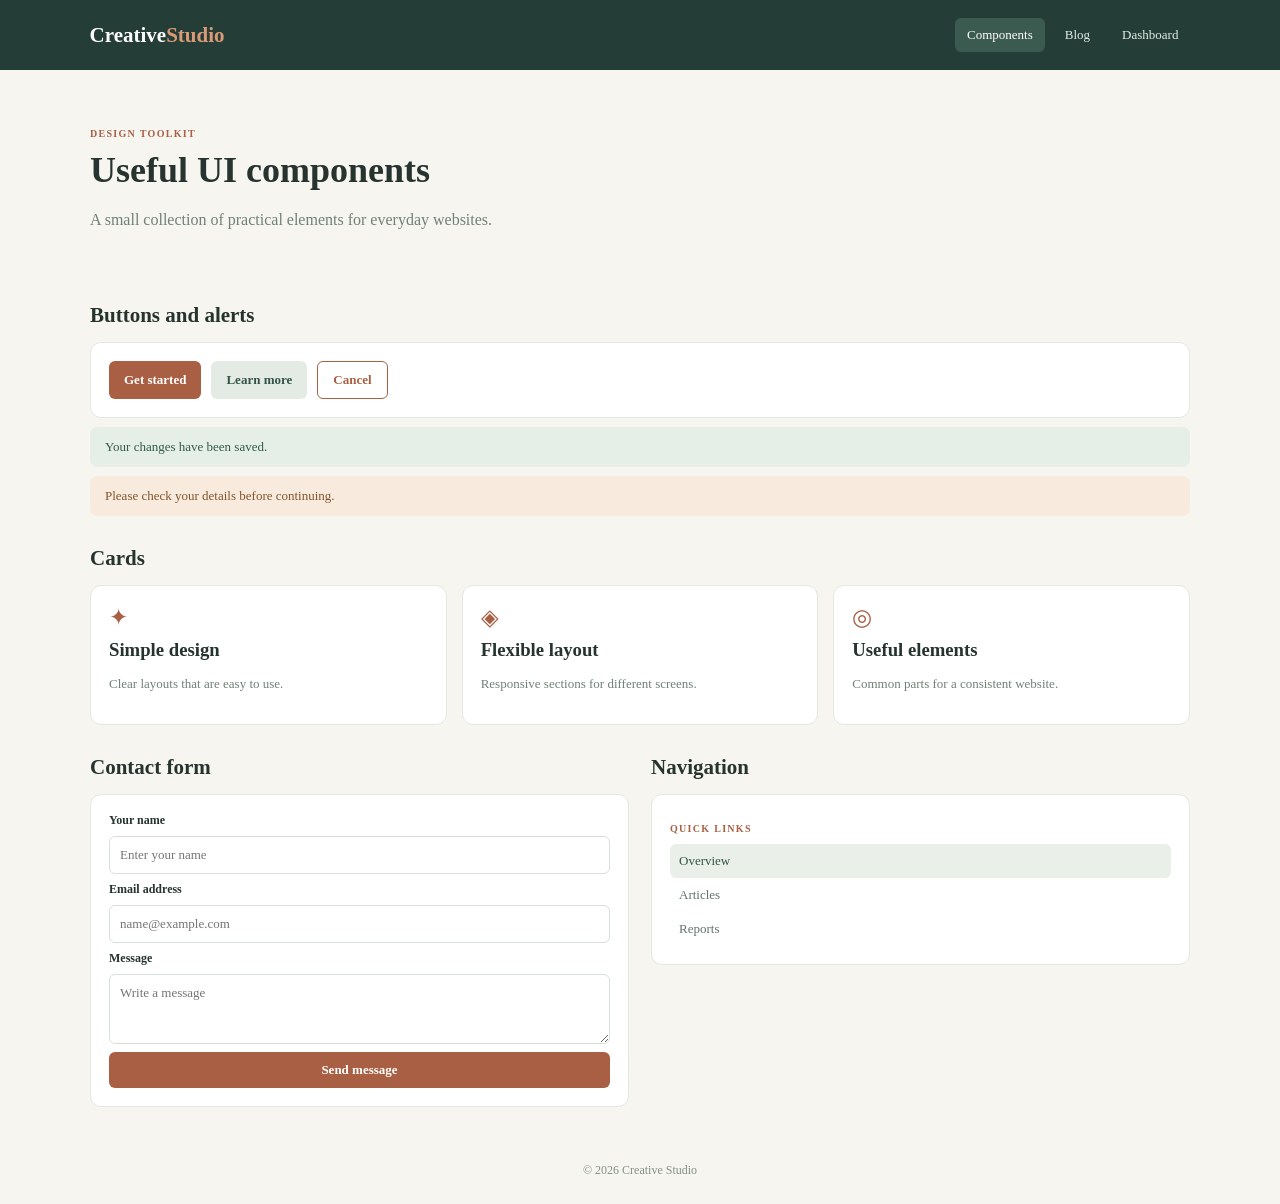
<file: index.html>
<!DOCTYPE html>
<html lang="en">
<head>
    <meta charset="UTF-8">
    <meta name="viewport" content="width=device-width, initial-scale=1.0">
    <title>UI Components | Creative Studio</title>
    <link rel="stylesheet" href="ui-components.css">
</head>
<body>
    <header class="topbar">
        <a class="brand" href="index.html">Creative<span>Studio</span></a>
        <nav>
            <a class="active" href="index.html">Components</a>
            <a href="blog.html">Blog</a>
            <a href="dashboard.html">Dashboard</a>
        </nav>
    </header>

    <main class="container">
        <section class="intro">
            <p class="eyebrow">DESIGN TOOLKIT</p>
            <h1>Useful UI components</h1>
            <p>A small collection of practical elements for everyday websites.</p>
        </section>

        <section class="section">
            <h2>Buttons and alerts</h2>
            <div class="panel button-row">
                <button class="button primary">Get started</button>
                <button class="button secondary">Learn more</button>
                <button class="button outline">Cancel</button>
            </div>
            <div class="alert success">Your changes have been saved.</div>
            <div class="alert warning">Please check your details before continuing.</div>
        </section>

        <section class="section">
            <h2>Cards</h2>
            <div class="card-grid">
                <article class="panel mini-card">
                    <span class="card-icon">✦</span>
                    <h3>Simple design</h3>
                    <p>Clear layouts that are easy to use.</p>
                </article>
                <article class="panel mini-card">
                    <span class="card-icon">◈</span>
                    <h3>Flexible layout</h3>
                    <p>Responsive sections for different screens.</p>
                </article>
                <article class="panel mini-card">
                    <span class="card-icon">◎</span>
                    <h3>Useful elements</h3>
                    <p>Common parts for a consistent website.</p>
                </article>
            </div>
        </section>

        <section class="section two-columns">
            <div>
                <h2>Contact form</h2>
                <form class="panel form-panel">
                    <label for="name">Your name</label>
                    <input id="name" type="text" placeholder="Enter your name">
                    <label for="email">Email address</label>
                    <input id="email" type="email" placeholder="name@example.com">
                    <label for="message">Message</label>
                    <textarea id="message" rows="3" placeholder="Write a message"></textarea>
                    <button class="button primary" type="button">Send message</button>
                </form>
            </div>
            <div>
                <h2>Navigation</h2>
                <div class="panel">
                    <p class="small-label">QUICK LINKS</p>
                    <a class="menu-link selected" href="index.html">Overview</a>
                    <a class="menu-link" href="blog.html">Articles</a>
                    <a class="menu-link" href="dashboard.html">Reports</a>
                </div>
            </div>
        </section>

        <footer>© 2026 Creative Studio</footer>
    </main>
</body>
</html>
</file>
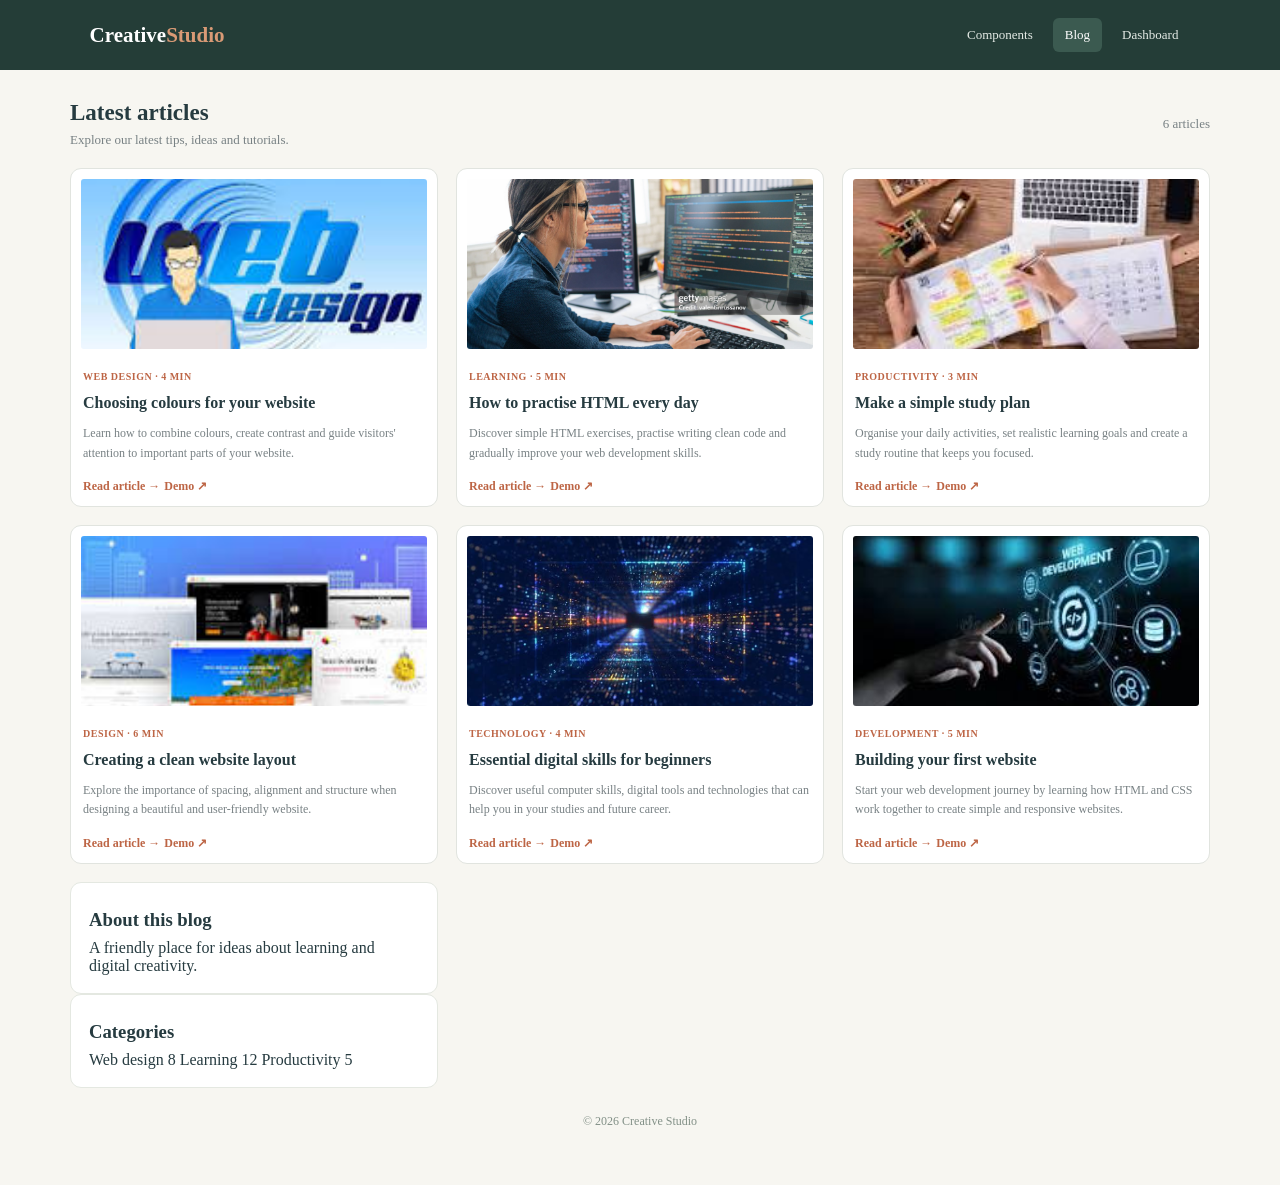
<file: blog.html>
<!DOCTYPE html>
<html lang="en">

<head>
    <meta charset="UTF-8">
    <meta name="viewport" content="width=device-width, initial-scale=1.0">
    <title>Blog | Creative Studio</title>
    <link rel="stylesheet" href="ui-components.css">
    <link rel="stylesheet" href="blog.css">
</head>

<body>

    <header class="topbar">
        <a class="brand" href="index.html">Creative<span>Studio</span></a>
        <nav>
            <a href="index.html">Components</a>
            <a class="active" href="blog.html">Blog</a>
            <a href="dashboard.html">Dashboard</a>
        </nav>
    </header>
    <main class="articles">

        <!-- Section Heading -->
        <div class="section-heading">
            <div>
                <h2>Latest articles</h2>
                <p>Explore our latest tips, ideas and tutorials.</p>
            </div>

            <span>6 articles</span>
        </div>


        <!-- Articles Grid -->
        <div class="article-grid">

            <!-- Article 1 -->
            <article class="article-card">

                <div class="article-art">
                    <img src="./images/webdesign.jpeg" class="article-art-bg-image" alt="Website color design">
                </div>

                <div class="article-copy">
                    <p class="category">WEB DESIGN · 4 MIN</p>

                    <h3>Choosing colours for your website</h3>

                    <p>
                        Learn how to combine colours, create contrast
                        and guide visitors' attention to important
                        parts of your website.
                    </p>

                   <div class="article-links">
                        <a href="#">Read article →</a>
                        <a href="#" class="demo-link">Demo ↗</a>
                        </div>
                </div>

            </article>


            <!-- Article 2 -->
            <article class="article-card">

                <div class="article-art">
                    <img src="./images/HTML-learning.jpg" class="article-art-bg-image" alt="HTML coding">
                </div>

                <div class="article-copy">
                    <p class="category">LEARNING · 5 MIN</p>

                    <h3>How to practise HTML every day</h3>

                    <p>
                        Discover simple HTML exercises, practise
                        writing clean code and gradually improve
                        your web development skills.
                    </p>

                   <div class="article-links">
                        <a href="#">Read article →</a>
                        <a href="#" class="demo-link">Demo ↗</a>
                        </div>
                </div>

            </article>


            <!-- Article 3 -->
            <article class="article-card">

                <div class="article-art">
                    <img src="./images/Study-plan.jpeg" class="article-art-bg-image" alt="Study planning">
                </div>

                <div class="article-copy">
                    <p class="category">PRODUCTIVITY · 3 MIN</p>

                    <h3>Make a simple study plan</h3>

                    <p>
                        Organise your daily activities, set realistic
                        learning goals and create a study routine
                        that keeps you focused.
                    </p>

                   <div class="article-links">
                        <a href="#">Read article →</a>
                        <a href="#" class="demo-link">Demo ↗</a>
                    </div>
                </div>

            </article>


            <!-- Article 4 -->
            <article class="article-card">

                <div class="article-art">
                    <img src="./images/website layout design.jpeg" class="article-art-bg-image" alt="Website layout design">
                </div>

                <div class="article-copy">
                    <p class="category">DESIGN · 6 MIN</p>

                    <h3>Creating a clean website layout</h3>

                    <p>
                        Explore the importance of spacing, alignment
                        and structure when designing a beautiful
                        and user-friendly website.
                    </p>

                    <div class="article-links">
                        <a href="#">Read article →</a>
                        <a href="#" class="demo-link">Demo ↗</a>
                    </div>
                </div>

            </article>


            <!-- Article 5 -->
            <article class="article-card">

                <div class="article-art">
                    <img src="./images/digital technology.jpeg" class="article-art-bg-image" alt="Digital technology">
                </div>

                <div class="article-copy">
                    <p class="category">TECHNOLOGY · 4 MIN</p>

                    <h3>Essential digital skills for beginners</h3>

                    <p>
                        Discover useful computer skills, digital
                        tools and technologies that can help you
                        in your studies and future career.
                    </p>

                    <div class="article-links">
                        <a href="#">Read article →</a>
                        <a href="#" class="demo-link">Demo ↗</a>
                    </div>
                </div>

            </article>


            <!-- Article 6 -->
            <article class="article-card">

                <div class="article-art">
                    <img src="./images/Web development.jpeg" class="article-art-bg-image" alt="Web development">
                </div>

                <div class="article-copy">
                    <p class="category">DEVELOPMENT · 5 MIN</p>

                    <h3>Building your first website</h3>

                    <p>
                        Start your web development journey by
                        learning how HTML and CSS work together
                        to create simple and responsive websites.
                    </p>

                    <div class="article-links">
                        <a href="#">Read article →</a>
                        <a href="#" class="demo-link">Demo ↗</a>
                    </div>

            </article>
            <aside class="sidebar">
                <div class="side-box">
                    <h3>About this blog</h3>
                    <p>A friendly place for ideas about learning and digital creativity.</p>
                </div>
                <div class="side-box">
                    <h3>Categories</h3>
                    <a href="#">Web design <span>8</span></a>
                    <a href="#">Learning <span>12</span></a>
                    <a href="#">Productivity <span>5</span></a>
                </div>
            </aside>
        </div>
        
        </div>
    <footer>© 2026 Creative Studio</footer>
    </main>

</body>

</html>
</file>
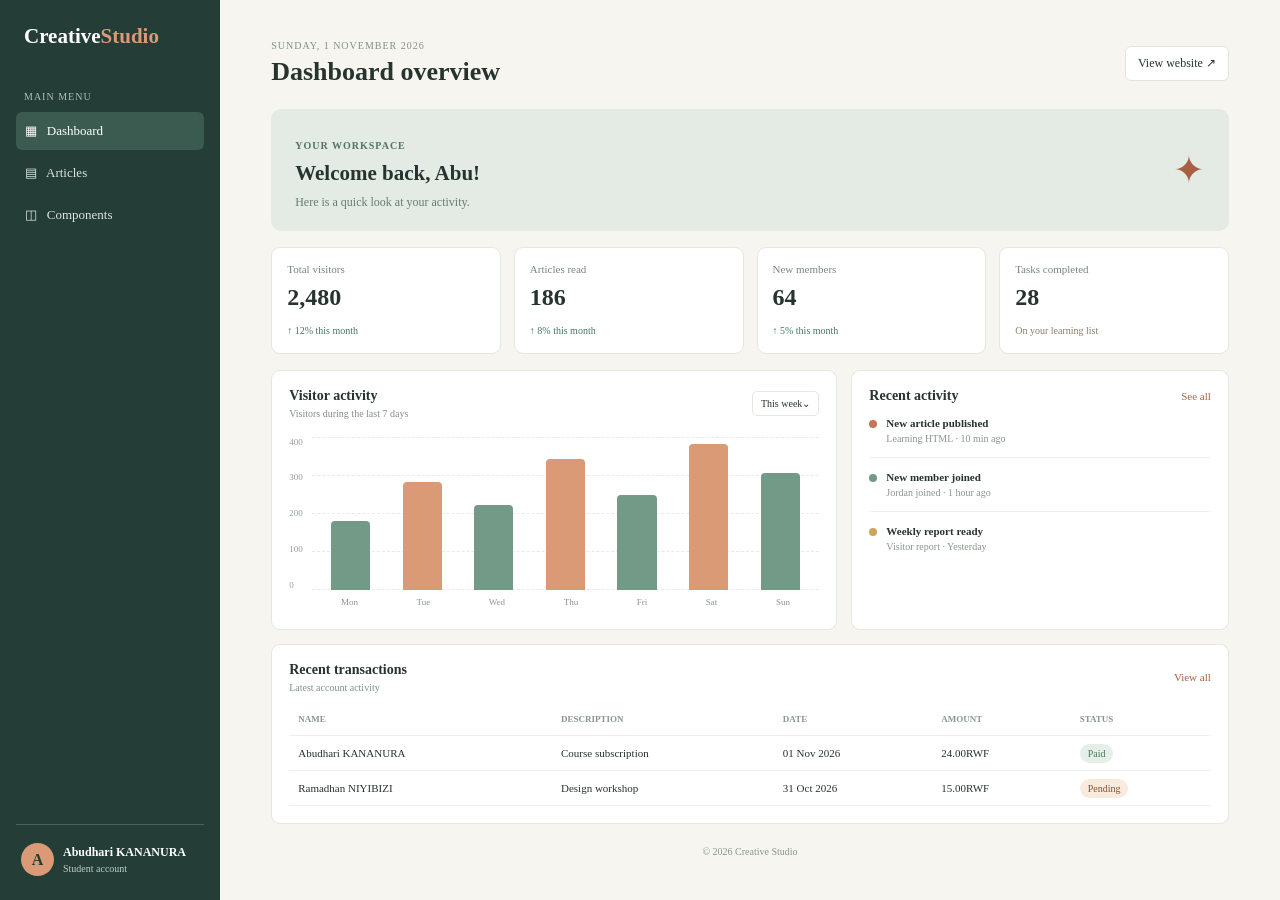
<file: dashboard.html>
<!DOCTYPE html>
<html lang="en">

<head>
    <meta charset="UTF-8">
    <meta name="viewport" content="width=device-width, initial-scale=1.0">
    <title>Dashboard | Creative Studio</title>
    <link rel="stylesheet" href="ui-components.css">
    <link rel="stylesheet" href="dashboard.css">
</head>

<body>
    <div class="dashboard-layout">
        <aside class="sidebar">
            <a class="brand" href="index.html">Creative<span>Studio</span></a>
            <p class="menu-title">MAIN MENU</p>
            <a class="side-link selected" href="dashboard.html">▦ &nbsp; Dashboard</a>
            <a class="side-link" href="blog.html">▤ &nbsp; Articles</a>
            <a class="side-link" href="index.html">◫ &nbsp; Components</a>
            <div class="profile">
                <div class="avatar">A</div>
                <div><strong>Abudhari KANANURA</strong><small>Student account</small></div>
            </div>
        </aside>

        <main class="main-content">
            <header class="header">
                <div>
                    <p class="overline">SUNDAY, 1 NOVEMBER 2026</p>
                    <h1>Dashboard overview</h1>
                </div>
                <a class="view-site" href="index.html">View website ↗</a>
            </header>

            <section class="welcome">
                <div>
                    <p>YOUR WORKSPACE</p>
                    <h2>Welcome back, Abu!</h2>
                    <span>Here is a quick look at your activity.</span>
                </div>
                <div class="welcome-mark">✦</div>
            </section>

            <section class="stats-grid">
                <article class="stat-card">
                    <p>Total visitors</p>
                    <h2>2,480</h2><span class="positive">↑ 12% this month</span>
                </article>
                <article class="stat-card">
                    <p>Articles read</p>
                    <h2>186</h2><span class="positive">↑ 8% this month</span>
                </article>
                <article class="stat-card">
                    <p>New members</p>
                    <h2>64</h2><span class="positive">↑ 5% this month</span>
                </article>
                <article class="stat-card">
                    <p>Tasks completed</p>
                    <h2>28</h2><span class="neutral">On your learning list</span>
                </article>
            </section>

            <section class="dashboard-grid">
                <article class="box analytics">
                    <div class="box-heading">
                        <div>
                            <h3>Visitor activity</h3>
                            <p>Visitors during the last 7 days</p>
                        </div>
                        <span class="period">This week⌄</span>
                    </div>
                    <div class="chart">
                        <div class="y-labels">
                            <span>400</span><span>300</span><span>200</span><span>100</span><span>0</span>
                        </div>
                        <div class="chart-area">
                            <div class="grid-lines"><i></i><i></i><i></i><i></i><i></i></div>
                            <div class="bars">
                                <div style="height:45%"></div>
                                <div style="height:70%"></div>
                                <div style="height:55%"></div>
                                <div style="height:85%"></div>
                                <div style="height:62%"></div>
                                <div style="height:95%"></div>
                                <div style="height:76%"></div>
                            </div>
                            <div class="days">
                                <span>Mon</span><span>Tue</span><span>Wed</span><span>Thu</span><span>Fri</span><span>Sat</span><span>Sun</span>
                            </div>
                        </div>
                    </div>
                </article>

                <article class="box activity">
                    <div class="box-heading">
                        <h3>Recent activity</h3><a href="#">See all</a>
                    </div>
                    <div class="activity-item"><span class="dot coral"></span>
                        <div><strong>New article published</strong><small>Learning HTML · 10 min ago</small></div>
                    </div>
                    <div class="activity-item"><span class="dot green"></span>
                        <div><strong>New member joined</strong><small>Jordan joined · 1 hour ago</small></div>
                    </div>
                    <div class="activity-item"><span class="dot gold"></span>
                        <div><strong>Weekly report ready</strong><small>Visitor report · Yesterday</small></div>
                    </div>
                </article>
            </section>

            <section class="box transactions">
                <div class="box-heading">
                    <div>
                        <h3>Recent transactions</h3>
                        <p>Latest account activity</p>
                    </div><a href="#">View all</a>
                </div>
                <div class="table-wrap">
                    <table>
                        <tr>
                            <th>NAME</th>
                            <th>DESCRIPTION</th>
                            <th>DATE</th>
                            <th>AMOUNT</th>
                            <th>STATUS</th>
                        </tr>
                        <tr>
                            <td>Abudhari KANANURA</td>
                            <td>Course subscription</td>
                            <td>01 Nov 2026</td>
                            <td>24.00RWF</td>
                            <td><span class="paid">Paid</span></td>
                        </tr>
                        <tr>
                            <td>Ramadhan NIYIBIZI</td>
                            <td>Design workshop</td>
                            <td>31 Oct 2026</td>
                            <td>15.00RWF</td>
                            <td><span class="pending">Pending</span></td>
                        </tr>
                    </table>
                </div>
            </section>
            <footer>© 2026 Creative Studio</footer>
        </main>
    </div>
</body>

</html>
</file>
<file: ui-components.css>
/* Shared styles */
* {
    box-sizing: border-box;
}

body {
    margin: 0;
    font-family: "Poppins";
    background: #F6F5F0;
    color: #26332F;
}

a {
    color: inherit;
    text-decoration: none;
}

.topbar {
    display: flex;
    justify-content: space-between;
    align-items: center;
    gap: 16px;
    flex-wrap: wrap;
    padding: 18px 7%;
    background: #243D37;
    color: #fff;
}

.brand {
    font-size: 21px;
    font-weight: 700;
}

.brand span {
    color: #D99A75;
}

nav {
    display: flex;
    gap: 8px;
    flex-wrap: wrap;
}

nav a {
    padding: 9px 12px;
    border-radius: 6px;
    color: #E5EBE6;
    font-size: 13px;
}

nav a:hover,
nav a.active {
    background: #3B5A50;
    color: #fff;
}

.container {
    width: 86%;
    max-width: 1100px;
    margin: auto;
}

.intro {
    padding: 48px 0 24px;
}

.eyebrow,
.small-label {
    color: #A85F43;
    font-size: 10px;
    font-weight: 700;
    letter-spacing: 1.3px;
}

h1 {
    margin: 8px 0;
    font-size: 36px;
}

h2 {
    margin: 0 0 14px;
    font-size: 21px;
}

h3 {
    margin: 8px 0;
}

.intro p:last-child,
.muted {
    color: #718078;
    line-height: 1.6;
}

.section {
    margin: 30px 0;
}

.panel,
.mini-card,
.side-box {
    background: #fff;
    border: 1px solid #E4E8E1;
    border-radius: 11px;
    padding: 18px;
}

.button-row {
    display: flex;
    gap: 10px;
    flex-wrap: wrap;
}

.button,
.subscribe {
    border: 0;
    border-radius: 6px;
    padding: 10px 15px;
    font: inherit;
    font-size: 13px;
    font-weight: 600;
    cursor: pointer;
}

.primary,
.subscribe {
    background: #A85F43;
    color: #fff;
}

.secondary {
    background: #E3EBE4;
    color: #315448;
}

.outline {
    background: #fff;
    border: 1px solid #A85F43;
    color: #A85F43;
}

.alert {
    padding: 12px 15px;
    margin: 9px 0;
    border-radius: 7px;
    font-size: 13px;
}

.success {
    background: #E6EFE7;
    color: #315B47;
}

.warning {
    background: #F8EBDD;
    color: #80552E;
}

.card-grid {
    display: grid;
    grid-template-columns: repeat(3, 1fr);
    gap: 15px;
}

.mini-card p {
    color: #718078;
    line-height: 1.5;
    font-size: 13px;
}

.card-icon {
    color: #A85F43;
    font-size: 23px;
}

.two-columns {
    display: grid;
    grid-template-columns: 1fr 1fr;
    gap: 22px;
}

.form-panel {
    display: flex;
    flex-direction: column;
    gap: 8px;
}

label {
    font-size: 12px;
    font-weight: 600;
}

input,
textarea {
    width: 100%;
    padding: 10px;
    border: 1px solid #D9E0D9;
    border-radius: 6px;
    background: #fff;
    font: inherit;
    font-size: 13px;
}

.menu-link {
    display: block;
    padding: 9px;
    border-radius: 6px;
    color: #64736B;
    font-size: 13px;
}

.menu-link:hover,
.menu-link.selected {
    background: #EAF0E9;
    color: #315448;
}

.page-label {
    margin-top: 20px;
}

.pagination {
    display: flex;
    gap: 7px;
    margin-top: 20px;
}

.pagination a {
    padding: 7px 10px;
    border: 1px solid #E0E5DE;
    border-radius: 5px;
    font-size: 12px;
}

.pagination .current {
    background: #A85F43;
    color: #fff;
    border-color: #A85F43;
}

.table-wrap {
    overflow-x: auto;
}

table {
    width: 100%;
    border-collapse: collapse;
    text-align: left;
}

th,
td {
    padding: 11px;
    border-bottom: 1px solid #EDF0EB;
    font-size: 12px;
}

th {
    color: #748078;
    font-size: 10px;
}

.status {
    padding: 4px 8px;
    border-radius: 20px;
    background: #E6EFE7;
    color: #315B47;
    font-size: 11px;
}

footer {
    padding: 26px 0;
    color: #829087;
    font-size: 12px;
    text-align: center;
}

@media (max-width: 700px) {
    .container {
        width: 90%;
    }

    .card-grid,
    .two-columns {
        grid-template-columns: 1fr;
    }

    h1 {
        font-size: 29px;
    }
}
</file>
<file: blog.css>
/* General Styling */
* {
    margin: 0;
    padding: 0;
    box-sizing: border-box;
}

body {
    font-family: "poppins";
    background: #f7f6f1;
    color: #263b40;
}


/* Main Articles Section */
.articles {
    max-width: 1200px;
    margin: auto;
    padding: 30px;
}


/* Section Heading */
.section-heading {
    display: flex;
    justify-content: space-between;
    align-items: center;
    margin-bottom: 20px;
}

.section-heading h2 {
    font-size: 23px;
    margin-bottom: 6px;
}

.section-heading p {
    color: #788184;
    font-size: 13px;
}

.section-heading span {
    color: #788184;
    font-size: 13px;
}


/* Articles Grid */
.article-grid {
    display: grid;
    grid-template-columns: repeat(3, minmax(0, 1fr));
    gap: 18px;
}


/* Article Card */
.article-card {
    background: #ffffff;
    border: 1px solid #e1e4df;
    border-radius: 11px;
    overflow: hidden;
    transition: 0.3s;
}

.article-card:hover {
    transform: translateY(-4px);
    box-shadow: 0 8px 20px rgba(0, 0, 0, 0.07);
}


/* Article Images */
.article-art {
    width: 100%;
    height: 190px;
    padding: 10px;
}

.article-art-bg-image {
    width: 100%;
    height: 100%;
    object-fit: cover;
    border-radius: 3px;
}


/* Article Text */
.article-copy {
    padding: 12px;
}

.category {
    color: #bd6545;
    font-size: 10px;
    font-weight: bold;
    margin-bottom: 10px;
    letter-spacing: 0.5px;
}

.article-copy h3 {
    font-size: 16px;
    margin-bottom: 10px;
    line-height: 1.4;
}

.article-copy>p:not(.category) {
    color: #788184;
    font-size: 12px;
    line-height: 1.6;
    margin-bottom: 13px;
}

.article-copy a {
    color: #bd6545;
    font-size: 12px;
    font-weight: bold;
    text-decoration: none;
}

.article-copy a:hover {
    color: #263b40;
}

.sidebox {
    display: flex;
    flex-direction: column;
    gap: 12px;
}

/* Tablet Screens */
@media (max-width: 800px) {
    .articles {
        padding: 20px;
    }

    .article-grid {
        grid-template-columns: repeat(3, minmax(0, 1fr));
        gap: 12px;
    }

    .article-art {
        height: 150px;
    }

    .article-copy {
        padding: 10px;
    }

    .article-copy h3 {
        font-size: 14px;
    }
}


/* Mobile Screens */
@media (max-width: 550px) {
    .article-grid {
        grid-template-columns: repeat(2, minmax(0, 1fr));
    }
}


/* Very Small Screens */
@media (max-width: 380px) {
    .article-grid {
        grid-template-columns: 1fr;
    }
}
</file>
<file: dashboard.css>
/* Dashboard page */
.dashboard-layout {
    display: flex;
    min-height: 100vh;
}

.sidebar {
    width: 220px;
    padding: 24px 16px;
    background: #243D37;
    color: #fff;
    display: flex;
    flex-direction: column;
    flex-shrink: 0;
}

.sidebar .brand {
    padding: 0 8px 28px;
}

.menu-title {
    margin: 14px 8px 8px;
    color: #AFC1B5;
    font-size: 10px;
    letter-spacing: 1px;
}

.side-link {
    padding: 11px 9px;
    margin: 2px 0;
    border-radius: 6px;
    color: #DCE6DF;
    font-size: 13px;
}

.side-link:hover,
.side-link.selected {
    background: #3B5A50;
    color: #fff;
}

.profile {
    display: flex;
    align-items: center;
    gap: 9px;
    margin-top: auto;
    padding: 18px 5px 0;
    border-top: 1px solid #49645A;
}

.avatar {
    width: 33px;
    height: 33px;
    display: grid;
    place-items: center;
    border-radius: 50%;
    background: #D99A75;
    color: #243D37;
    font-weight: 700;
}

.profile strong,
.profile small {
    display: block;
}

.profile strong {
    font-size: 12px;
}

.profile small {
    margin-top: 3px;
    color: #BFCFC5;
    font-size: 10px;
}

.main-content {
    flex: 1;
    min-width: 0;
    max-width: 1500px;
    margin: auto;
    padding: 28px 4%;
}

.header,
.box-heading {
    display: flex;
    justify-content: space-between;
    align-items: center;
    gap: 12px;
}

.header {
    margin-bottom: 22px;
}

.overline {
    margin: 0;
    color: #829087;
    font-size: 10px;
    letter-spacing: 1px;
}

.header h1 {
    margin: 6px 0 0;
    font-size: 26px;
}

.view-site {
    padding: 9px 12px;
    border: 1px solid #E0E6DF;
    border-radius: 6px;
    background: #fff;
    font-size: 12px;
}

.welcome {
    display: flex;
    justify-content: space-between;
    align-items: center;
    padding: 21px 24px;
    border-radius: 10px;
    background: #E3EBE4;
}

.welcome p {
    color: #527365;
    font-size: 10px;
    letter-spacing: 1px;
    font-weight: 700;
}

.welcome h2 {
    margin: 6px 0;
    font-size: 21px;
}

.welcome span {
    color: #687C70;
    font-size: 12px;
}

.welcome-mark {
    color: #A85F43;
    font-size: 38px;
}

.stats-grid {
    display: grid;
    grid-template-columns: repeat(4, 1fr);
    gap: 13px;
    margin: 16px 0;
}

.stat-card,
.box {
    background: #fff;
    border: 1px solid #E4E8E1;
    border-radius: 9px;
}

.stat-card {
    padding: 15px;
}

.stat-card p {
    margin: 0;
    color: #78877E;
    font-size: 11px;
}

.stat-card h2 {
    margin: 9px 0;
    font-size: 24px;
}

.positive,
.neutral {
    color: #47785E;
    font-size: 10px;
}

.neutral {
    color: #8A806B;
}

.dashboard-grid {
    display: grid;
    grid-template-columns: 1.5fr 1fr;
    gap: 14px;
}

.box {
    padding: 17px;
}

.box-heading h3 {
    margin: 0;
    font-size: 14px;
}

.box-heading p {
    margin: 4px 0 0;
    color: #829087;
    font-size: 10px;
}

.box-heading a {
    color: #A85F43;
    font-size: 11px;
}

.period {
    padding: 6px 8px;
    border: 1px solid #E3E8E1;
    border-radius: 5px;
    font-size: 10px;
}

.chart {
    display: flex;
    height: 175px;
    margin-top: 18px;
}

.y-labels {
    display: flex;
    flex-direction: column;
    justify-content: space-between;
    padding: 0 9px 22px 0;
    color: #95A097;
    font-size: 9px;
}

.chart-area {
    position: relative;
    flex: 1;
    display: flex;
    flex-direction: column;
}

.grid-lines {
    position: absolute;
    inset: 0 0 22px;
    display: flex;
    flex-direction: column;
    justify-content: space-between;
}

.grid-lines i {
    border-top: 1px dashed #E6EBE5;
}

.bars {
    position: relative;
    flex: 1;
    display: flex;
    align-items: end;
    justify-content: space-around;
    gap: 10px;
    padding: 0 8px;
}

.bars div {
    width: 8%;
    min-height: 10px;
    background: #739987;
    border-radius: 4px 4px 0 0;
}

.bars div:nth-child(even) {
    background: #D99A75;
}

.days {
    display: flex;
    justify-content: space-around;
    height: 22px;
    padding-top: 7px;
    color: #89968D;
    font-size: 9px;
}

.activity-item {
    display: flex;
    align-items: flex-start;
    gap: 9px;
    padding: 13px 0;
    border-bottom: 1px solid #EDF0EB;
}

.activity-item:last-child {
    border: 0;
}

.activity-item strong,
.activity-item small {
    display: block;
}

.activity-item strong {
    font-size: 11px;
}

.activity-item small {
    margin-top: 4px;
    color: #89968D;
    font-size: 10px;
}

.dot {
    width: 8px;
    height: 8px;
    margin-top: 3px;
    border-radius: 50%;
}

.coral {
    background: #C87555;
}

.green {
    background: #739987;
}

.gold {
    background: #C9A65C;
}

.blue {
    background: #7896A4;
}

.transactions {
    margin-top: 14px;
}

.table-wrap {
    overflow-x: auto;
    margin-top: 10px;
}

table {
    width: 100%;
    min-width: 500px;
    border-collapse: collapse;
    text-align: left;
}

th,
td {
    padding: 11px 9px;
    border-bottom: 1px solid #EDF0EB;
    font-size: 11px;
}

th {
    color: #89968D;
    font-size: 9px;
}

.paid,
.pending {
    padding: 4px 8px;
    border-radius: 14px;
    background: #E6EFE7;
    color: #47785E;
    font-size: 10px;
}

.pending {
    background: #F8EBDD;
    color: #80552E;
}

footer {
    padding: 22px 0 4px;
    color: #89968D;
    font-size: 10px;
    text-align: center;
}

@media (max-width: 900px) {
    .stats-grid {
        grid-template-columns: repeat(2, 1fr);
    }

    .dashboard-grid {
        grid-template-columns: 1fr;
    }
}

@media (max-width: 620px) {
    .dashboard-layout {
        display: block;
    }

    .sidebar {
        width: 100%;
        padding: 14px;
    }

    .sidebar .brand {
        padding-bottom: 10px;
    }

    .menu-title,
    .profile {
        display: none;
    }

    .side-link {
        display: inline-block;
        padding: 8px;
    }

    .main-content {
        padding: 20px 5%;
    }

    .header h1 {
        font-size: 21px;
    }
}
</file>
